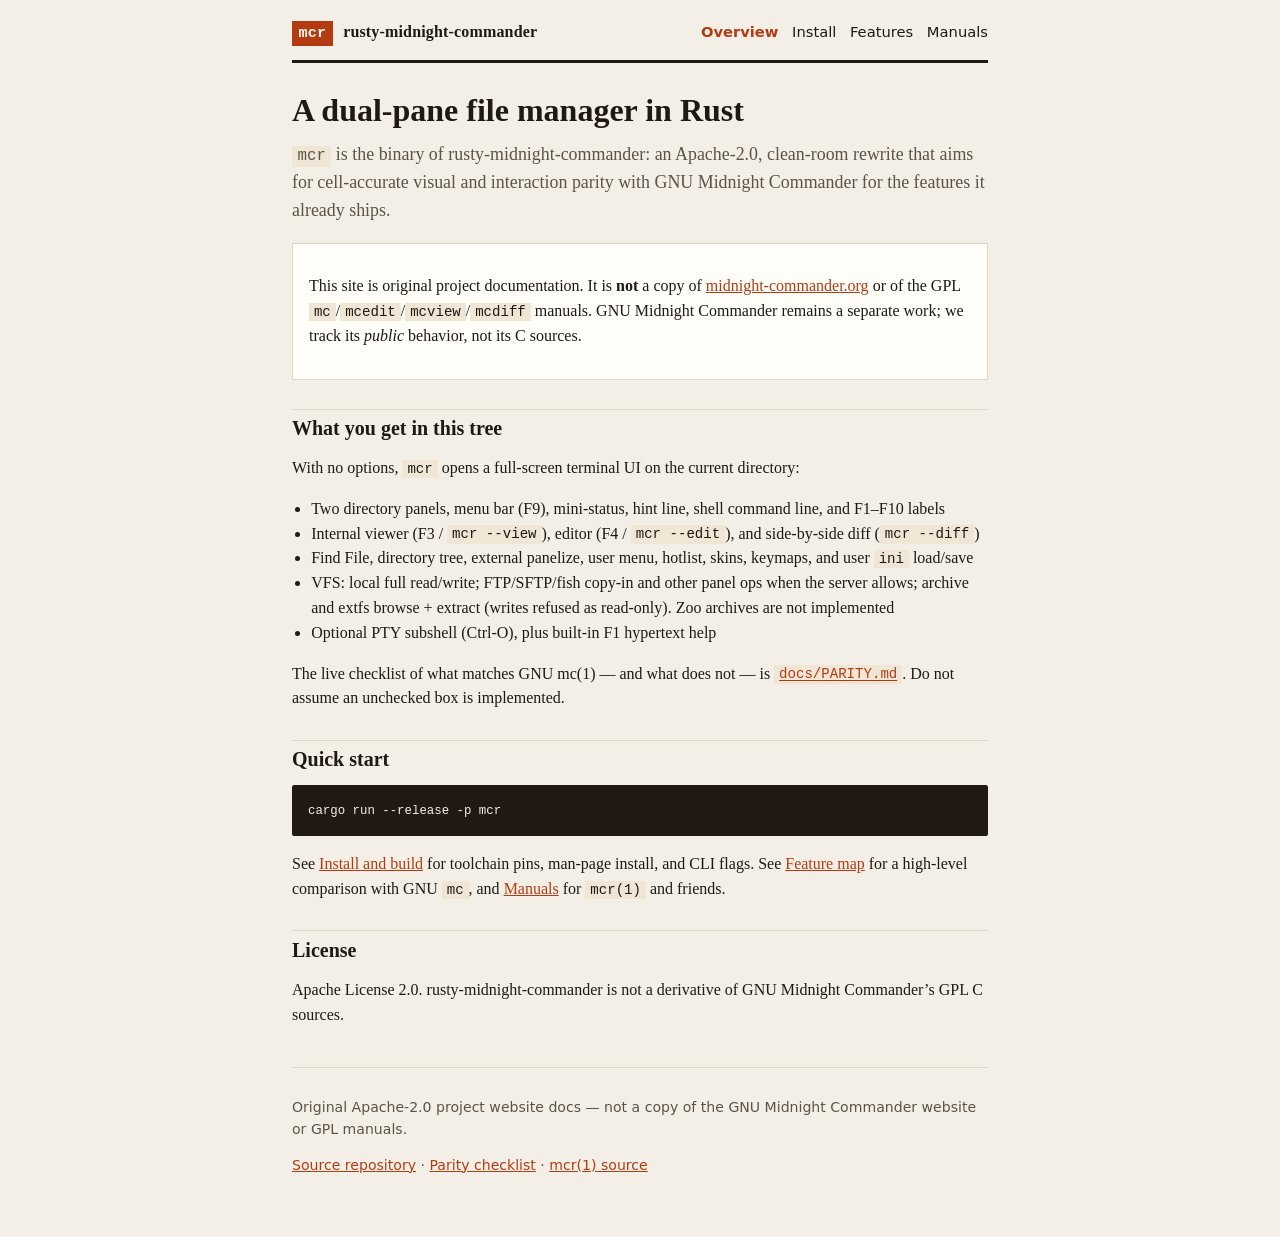
<file: docs/index.html>
<!DOCTYPE html>
<html lang="en">
<head>
  <meta charset="utf-8">
  <meta name="viewport" content="width=device-width, initial-scale=1">
  <meta http-equiv="refresh" content="0; url=website/">
  <link rel="canonical" href="website/">
  <title>mcr — rusty-midnight-commander</title>
</head>
<body>
  <p>Project website: <a href="website/">docs/website/</a></p>
</body>
</html>
</file>
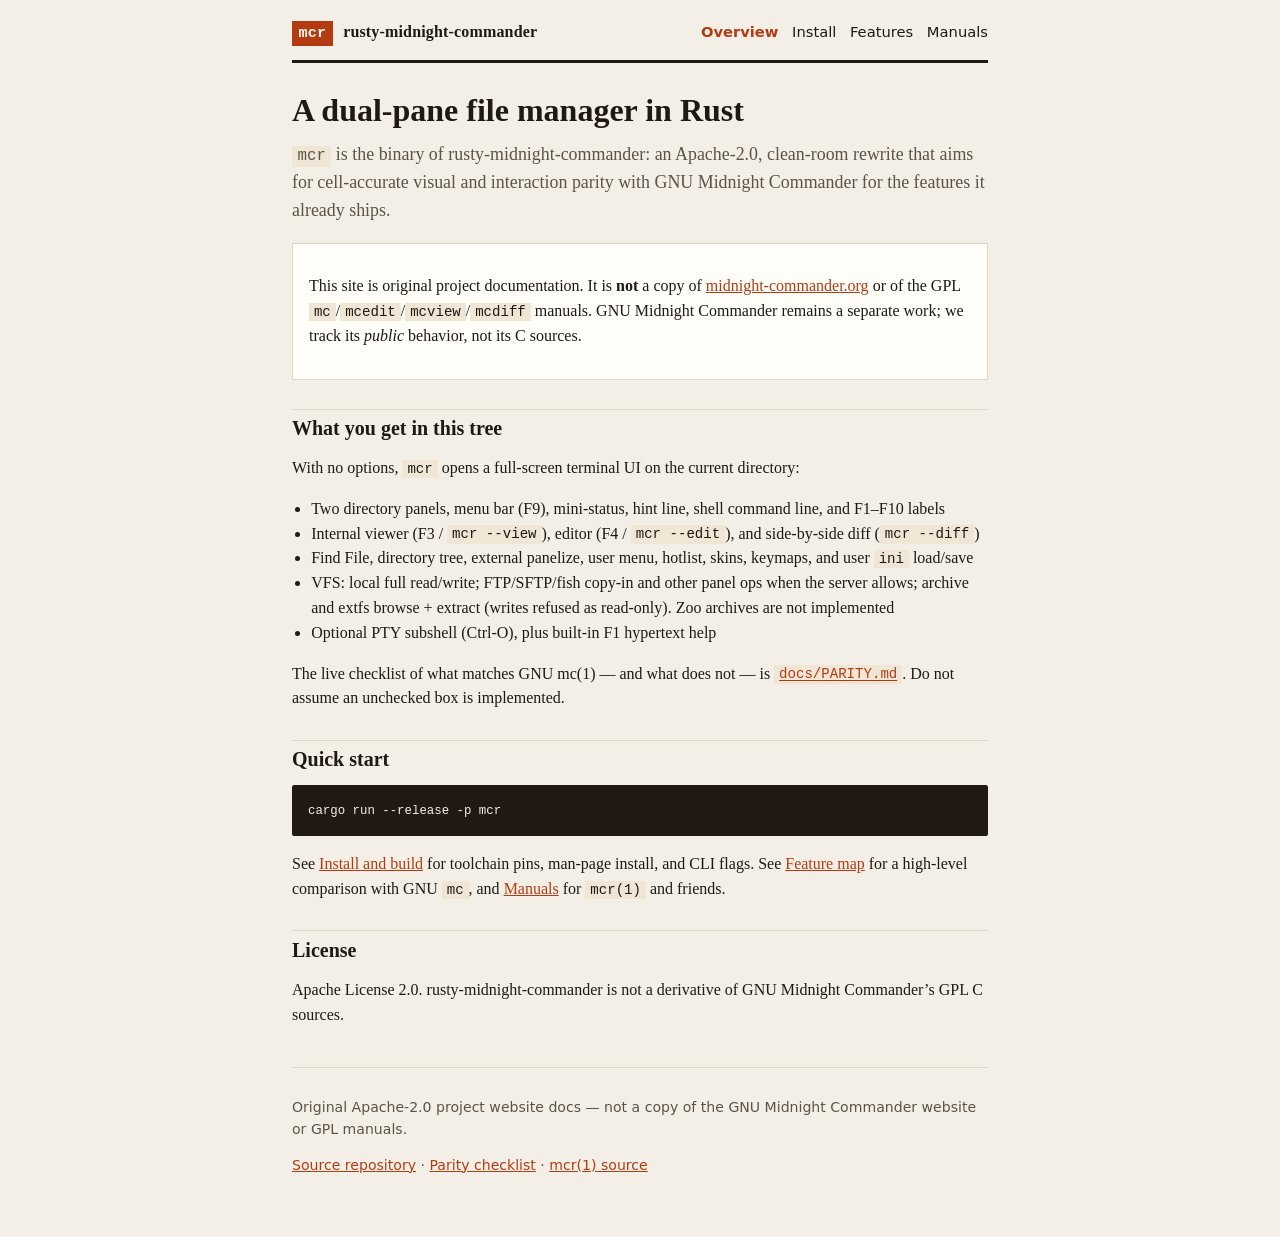
<file: docs/website/index.html>
<!DOCTYPE html>
<html lang="en">
<head>
  <meta charset="utf-8">
  <meta name="viewport" content="width=device-width, initial-scale=1">
  <title>mcr — rusty-midnight-commander</title>
  <meta name="description" content="Apache-2.0 clean-room Rust dual-pane terminal file manager tracking GNU Midnight Commander user-visible behavior.">
  <link rel="stylesheet" href="style.css">
</head>
<body>
  <a class="skip" href="#main">Skip to content</a>
  <div class="wrap">
    <header>
      <a class="brand" href="index.html"><span class="mark">mcr</span> rusty-midnight-commander</a>
      <nav>
        <a href="index.html" aria-current="page">Overview</a>
        <a href="install.html">Install</a>
        <a href="features.html">Features</a>
        <a href="man.html">Manuals</a>
      </nav>
    </header>
    <main id="main">
      <h1>A dual-pane file manager in Rust</h1>
      <p class="lede"><code>mcr</code> is the binary of rusty-midnight-commander: an Apache-2.0, clean-room rewrite that aims for cell-accurate visual and interaction parity with GNU Midnight Commander for the features it already ships.</p>

      <div class="card">
        <p>This site is original project documentation. It is <strong>not</strong> a copy of <a href="https://midnight-commander.org/">midnight-commander.org</a> or of the GPL <code>mc</code>/<code>mcedit</code>/<code>mcview</code>/<code>mcdiff</code> manuals. GNU Midnight Commander remains a separate work; we track its <em>public</em> behavior, not its C sources.</p>
      </div>

      <h2>What you get in this tree</h2>
      <p>With no options, <code>mcr</code> opens a full-screen terminal UI on the current directory:</p>
      <ul class="plain">
        <li>Two directory panels, menu bar (F9), mini-status, hint line, shell command line, and F1–F10 labels</li>
        <li>Internal viewer (F3 / <code>mcr --view</code>), editor (F4 / <code>mcr --edit</code>), and side-by-side diff (<code>mcr --diff</code>)</li>
        <li>Find File, directory tree, external panelize, user menu, hotlist, skins, keymaps, and user <code>ini</code> load/save</li>
        <li>VFS: local full read/write; FTP/SFTP/fish copy-in and other panel ops when the server allows; archive and extfs browse + extract (writes refused as read-only). Zoo archives are not implemented</li>
        <li>Optional PTY subshell (Ctrl-O), plus built-in F1 hypertext help</li>
      </ul>
      <p>The live checklist of what matches GNU mc(1) — and what does not — is <a href="../PARITY.md"><code>docs/PARITY.md</code></a>. Do not assume an unchecked box is implemented.</p>

      <h2>Quick start</h2>
<pre><code>cargo run --release -p mcr</code></pre>
      <p>See <a href="install.html">Install and build</a> for toolchain pins, man-page install, and CLI flags. See <a href="features.html">Feature map</a> for a high-level comparison with GNU <code>mc</code>, and <a href="man.html">Manuals</a> for <code>mcr(1)</code> and friends.</p>

      <h2>License</h2>
      <p>Apache License 2.0. rusty-midnight-commander is not a derivative of GNU Midnight Commander’s GPL C sources.</p>
    </main>
    <footer>
      <p>Original Apache-2.0 project website docs — not a copy of the GNU Midnight Commander website or GPL manuals.</p>
      <p><a href="https://github.com/vburenin/rusty-midnight-commander">Source repository</a> · <a href="../PARITY.md">Parity checklist</a> · <a href="../man/mcr.1">mcr(1) source</a></p>
    </footer>
  </div>
</body>
</html>
</file>
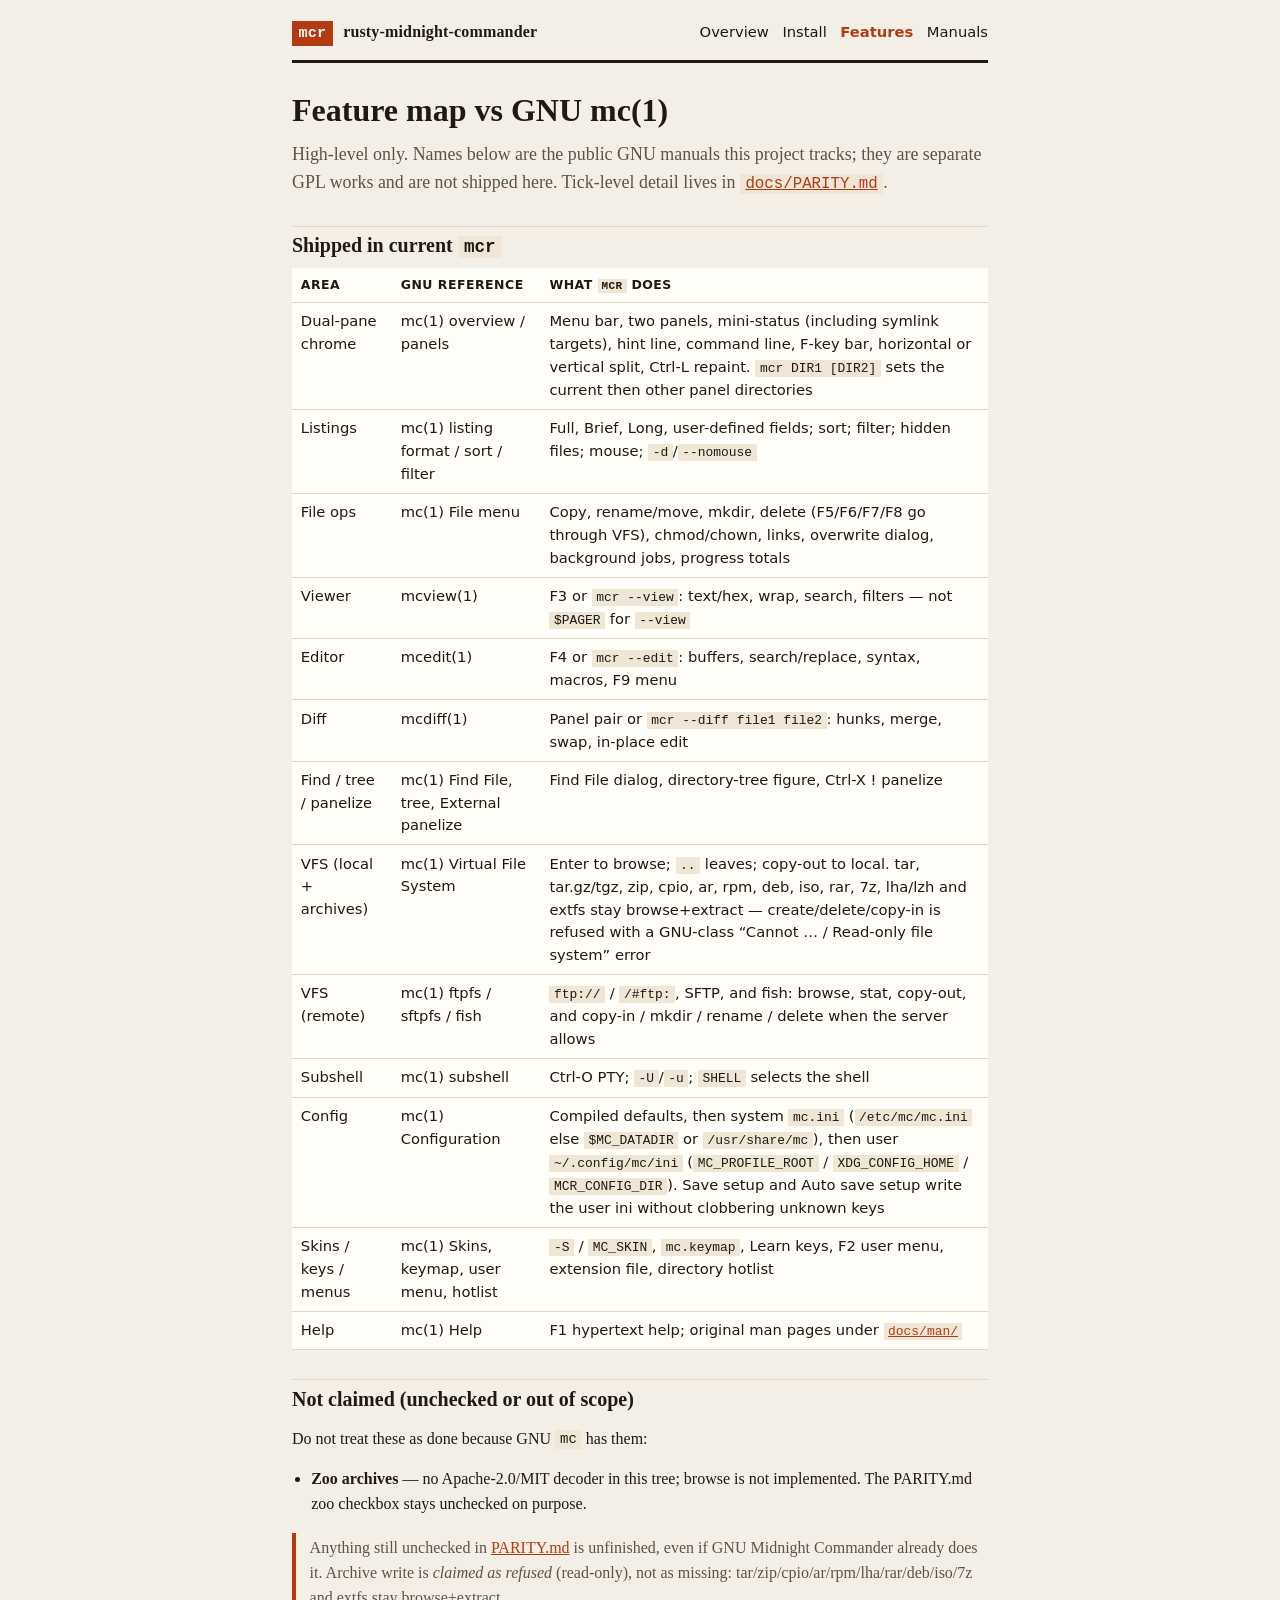
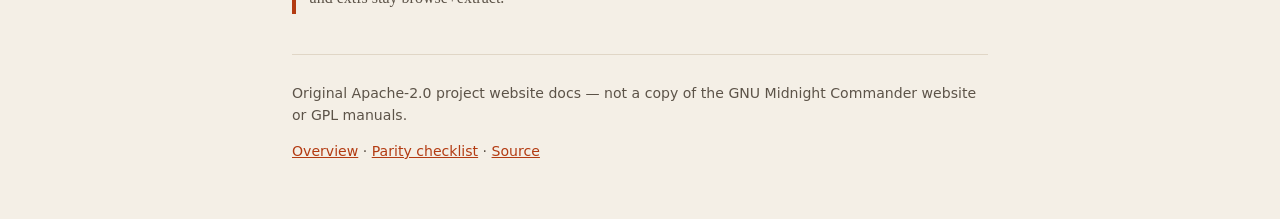
<file: docs/website/features.html>
<!DOCTYPE html>
<html lang="en">
<head>
  <meta charset="utf-8">
  <meta name="viewport" content="width=device-width, initial-scale=1">
  <title>Feature map vs mc(1) — mcr</title>
  <meta name="description" content="High-level map of rusty-midnight-commander features versus GNU Midnight Commander, limited to what mcr currently ships.">
  <link rel="stylesheet" href="style.css">
</head>
<body>
  <a class="skip" href="#main">Skip to content</a>
  <div class="wrap">
    <header>
      <a class="brand" href="index.html"><span class="mark">mcr</span> rusty-midnight-commander</a>
      <nav>
        <a href="index.html">Overview</a>
        <a href="install.html">Install</a>
        <a href="features.html" aria-current="page">Features</a>
        <a href="man.html">Manuals</a>
      </nav>
    </header>
    <main id="main">
      <h1>Feature map vs GNU mc(1)</h1>
      <p class="lede">High-level only. Names below are the public GNU manuals this project tracks; they are separate GPL works and are not shipped here. Tick-level detail lives in <a href="../PARITY.md"><code>docs/PARITY.md</code></a>.</p>

      <h2>Shipped in current <code>mcr</code></h2>
      <table>
        <thead>
          <tr><th>Area</th><th>GNU reference</th><th>What <code>mcr</code> does</th></tr>
        </thead>
        <tbody>
          <tr>
            <td>Dual-pane chrome</td>
            <td>mc(1) overview / panels</td>
            <td>Menu bar, two panels, mini-status (including symlink targets), hint line, command line, F-key bar, horizontal or vertical split, Ctrl-L repaint. <code>mcr DIR1 [DIR2]</code> sets the current then other panel directories</td>
          </tr>
          <tr>
            <td>Listings</td>
            <td>mc(1) listing format / sort / filter</td>
            <td>Full, Brief, Long, user-defined fields; sort; filter; hidden files; mouse; <code>-d</code>/<code>--nomouse</code></td>
          </tr>
          <tr>
            <td>File ops</td>
            <td>mc(1) File menu</td>
            <td>Copy, rename/move, mkdir, delete (F5/F6/F7/F8 go through VFS), chmod/chown, links, overwrite dialog, background jobs, progress totals</td>
          </tr>
          <tr>
            <td>Viewer</td>
            <td>mcview(1)</td>
            <td>F3 or <code>mcr --view</code>: text/hex, wrap, search, filters — not <code>$PAGER</code> for <code>--view</code></td>
          </tr>
          <tr>
            <td>Editor</td>
            <td>mcedit(1)</td>
            <td>F4 or <code>mcr --edit</code>: buffers, search/replace, syntax, macros, F9 menu</td>
          </tr>
          <tr>
            <td>Diff</td>
            <td>mcdiff(1)</td>
            <td>Panel pair or <code>mcr --diff file1 file2</code>: hunks, merge, swap, in-place edit</td>
          </tr>
          <tr>
            <td>Find / tree / panelize</td>
            <td>mc(1) Find File, tree, External panelize</td>
            <td>Find File dialog, directory-tree figure, Ctrl-X ! panelize</td>
          </tr>
          <tr>
            <td>VFS (local + archives)</td>
            <td>mc(1) Virtual File System</td>
            <td>Enter to browse; <code>..</code> leaves; copy-out to local. tar, tar.gz/tgz, zip, cpio, ar, rpm, deb, iso, rar, 7z, lha/lzh and extfs stay browse+extract — create/delete/copy-in is refused with a GNU-class “Cannot … / Read-only file system” error</td>
          </tr>
          <tr>
            <td>VFS (remote)</td>
            <td>mc(1) ftpfs / sftpfs / fish</td>
            <td><code>ftp://</code> / <code>/#ftp:</code>, SFTP, and fish: browse, stat, copy-out, and copy-in / mkdir / rename / delete when the server allows</td>
          </tr>
          <tr>
            <td>Subshell</td>
            <td>mc(1) subshell</td>
            <td>Ctrl-O PTY; <code>-U</code>/<code>-u</code>; <code>SHELL</code> selects the shell</td>
          </tr>
          <tr>
            <td>Config</td>
            <td>mc(1) Configuration</td>
            <td>Compiled defaults, then system <code>mc.ini</code> (<code>/etc/mc/mc.ini</code> else <code>$MC_DATADIR</code> or <code>/usr/share/mc</code>), then user <code>~/.config/mc/ini</code> (<code>MC_PROFILE_ROOT</code> / <code>XDG_CONFIG_HOME</code> / <code>MCR_CONFIG_DIR</code>). Save setup and Auto save setup write the user ini without clobbering unknown keys</td>
          </tr>
          <tr>
            <td>Skins / keys / menus</td>
            <td>mc(1) Skins, keymap, user menu, hotlist</td>
            <td><code>-S</code> / <code>MC_SKIN</code>, <code>mc.keymap</code>, Learn keys, F2 user menu, extension file, directory hotlist</td>
          </tr>
          <tr>
            <td>Help</td>
            <td>mc(1) Help</td>
            <td>F1 hypertext help; original man pages under <a href="man.html"><code>docs/man/</code></a></td>
          </tr>
        </tbody>
      </table>

      <h2>Not claimed (unchecked or out of scope)</h2>
      <p>Do not treat these as done because GNU <code>mc</code> has them:</p>
      <ul class="plain">
        <li><strong>Zoo archives</strong> — no Apache-2.0/MIT decoder in this tree; browse is not implemented. The PARITY.md zoo checkbox stays unchecked on purpose.</li>
      </ul>
      <p class="note">Anything still unchecked in <a href="../PARITY.md">PARITY.md</a> is unfinished, even if GNU Midnight Commander already does it. Archive write is <em>claimed as refused</em> (read-only), not as missing: tar/zip/cpio/ar/rpm/lha/rar/deb/iso/7z and extfs stay browse+extract.</p>
    </main>
    <footer>
      <p>Original Apache-2.0 project website docs — not a copy of the GNU Midnight Commander website or GPL manuals.</p>
      <p><a href="index.html">Overview</a> · <a href="../PARITY.md">Parity checklist</a> · <a href="https://github.com/vburenin/rusty-midnight-commander">Source</a></p>
    </footer>
  </div>
</body>
</html>
</file>
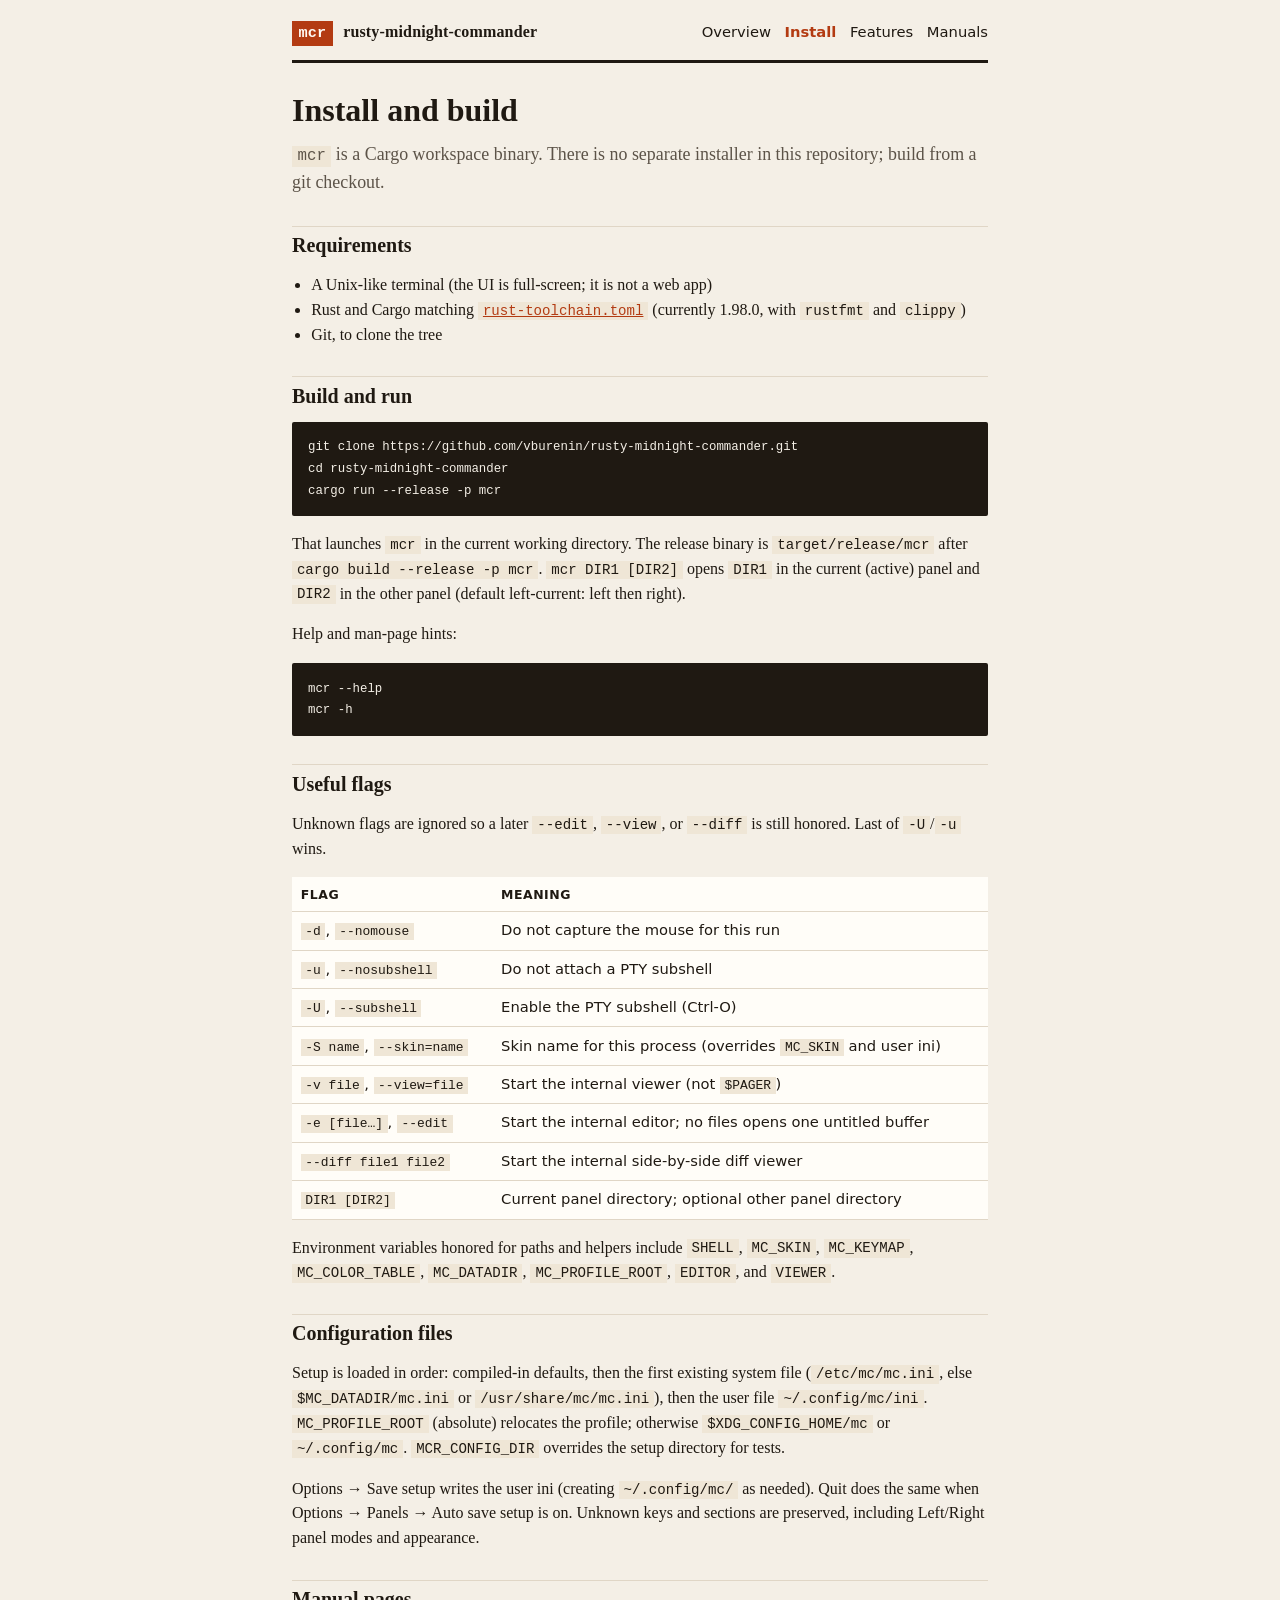
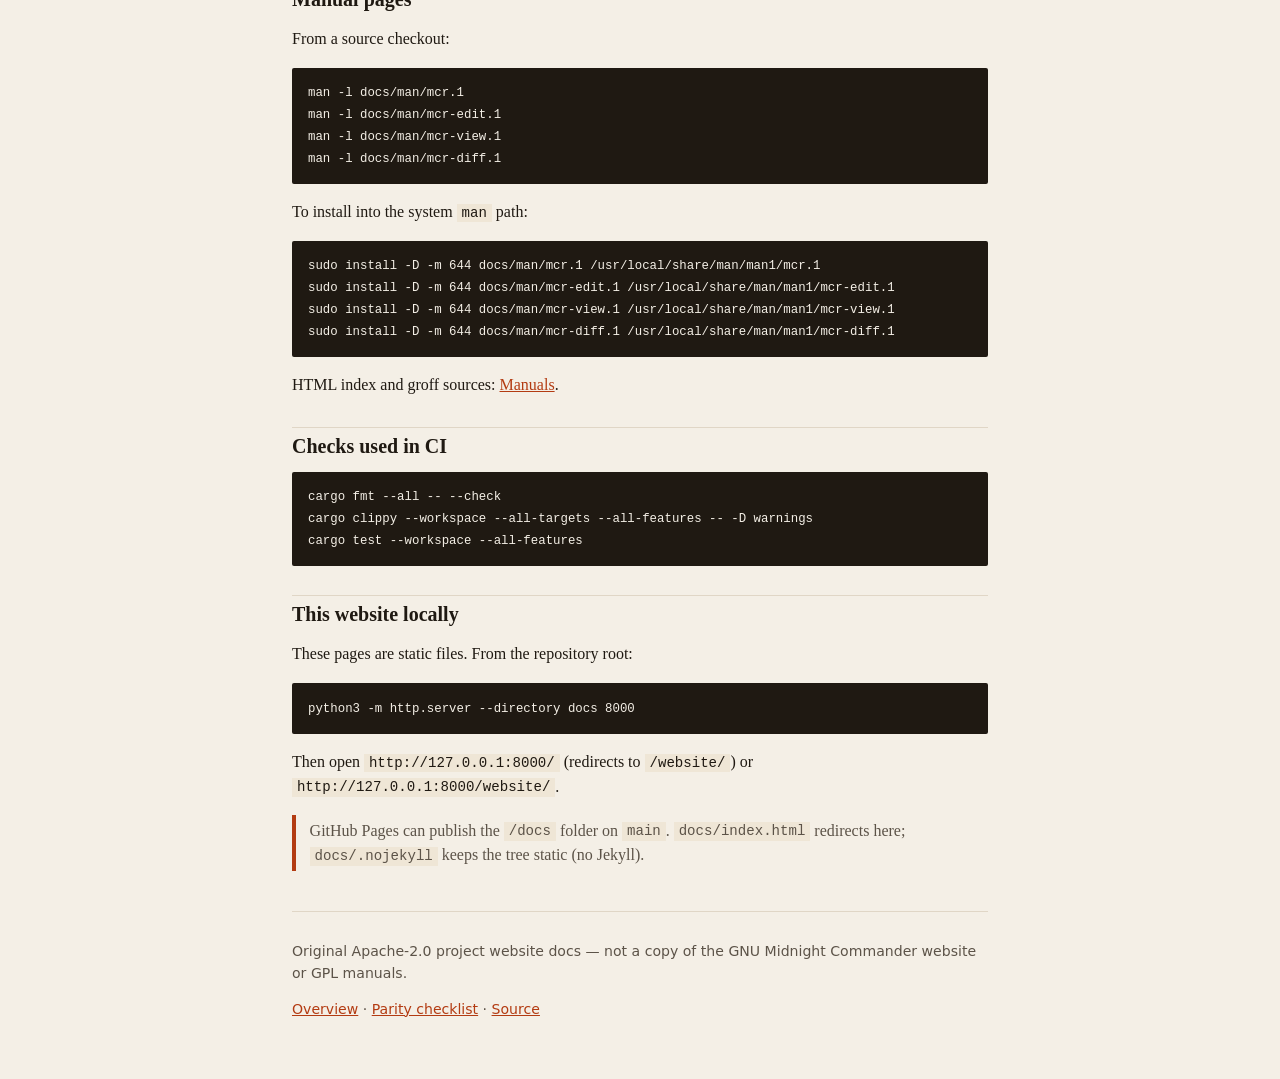
<file: docs/website/install.html>
<!DOCTYPE html>
<html lang="en">
<head>
  <meta charset="utf-8">
  <meta name="viewport" content="width=device-width, initial-scale=1">
  <title>Install and build — mcr</title>
  <meta name="description" content="Build rusty-midnight-commander (mcr) from source and read the shipped manuals.">
  <link rel="stylesheet" href="style.css">
</head>
<body>
  <a class="skip" href="#main">Skip to content</a>
  <div class="wrap">
    <header>
      <a class="brand" href="index.html"><span class="mark">mcr</span> rusty-midnight-commander</a>
      <nav>
        <a href="index.html">Overview</a>
        <a href="install.html" aria-current="page">Install</a>
        <a href="features.html">Features</a>
        <a href="man.html">Manuals</a>
      </nav>
    </header>
    <main id="main">
      <h1>Install and build</h1>
      <p class="lede"><code>mcr</code> is a Cargo workspace binary. There is no separate installer in this repository; build from a git checkout.</p>

      <h2>Requirements</h2>
      <ul class="plain">
        <li>A Unix-like terminal (the UI is full-screen; it is not a web app)</li>
        <li>Rust and Cargo matching <a href="../../rust-toolchain.toml"><code>rust-toolchain.toml</code></a> (currently 1.98.0, with <code>rustfmt</code> and <code>clippy</code>)</li>
        <li>Git, to clone the tree</li>
      </ul>

      <h2>Build and run</h2>
<pre><code>git clone https://github.com/vburenin/rusty-midnight-commander.git
cd rusty-midnight-commander
cargo run --release -p mcr</code></pre>
      <p>That launches <code>mcr</code> in the current working directory. The release binary is <code>target/release/mcr</code> after <code>cargo build --release -p mcr</code>. <code>mcr DIR1 [DIR2]</code> opens <code>DIR1</code> in the current (active) panel and <code>DIR2</code> in the other panel (default left-current: left then right).</p>
      <p>Help and man-page hints:</p>
<pre><code>mcr --help
mcr -h</code></pre>

      <h2>Useful flags</h2>
      <p>Unknown flags are ignored so a later <code>--edit</code>, <code>--view</code>, or <code>--diff</code> is still honored. Last of <code>-U</code>/<code>-u</code> wins.</p>
      <table>
        <thead>
          <tr><th>Flag</th><th>Meaning</th></tr>
        </thead>
        <tbody>
          <tr><td><code>-d</code>, <code>--nomouse</code></td><td>Do not capture the mouse for this run</td></tr>
          <tr><td><code>-u</code>, <code>--nosubshell</code></td><td>Do not attach a PTY subshell</td></tr>
          <tr><td><code>-U</code>, <code>--subshell</code></td><td>Enable the PTY subshell (Ctrl-O)</td></tr>
          <tr><td><code>-S name</code>, <code>--skin=name</code></td><td>Skin name for this process (overrides <code>MC_SKIN</code> and user ini)</td></tr>
          <tr><td><code>-v file</code>, <code>--view=file</code></td><td>Start the internal viewer (not <code>$PAGER</code>)</td></tr>
          <tr><td><code>-e [file…]</code>, <code>--edit</code></td><td>Start the internal editor; no files opens one untitled buffer</td></tr>
          <tr><td><code>--diff file1 file2</code></td><td>Start the internal side-by-side diff viewer</td></tr>
          <tr><td><code>DIR1 [DIR2]</code></td><td>Current panel directory; optional other panel directory</td></tr>
        </tbody>
      </table>
      <p>Environment variables honored for paths and helpers include <code>SHELL</code>, <code>MC_SKIN</code>, <code>MC_KEYMAP</code>, <code>MC_COLOR_TABLE</code>, <code>MC_DATADIR</code>, <code>MC_PROFILE_ROOT</code>, <code>EDITOR</code>, and <code>VIEWER</code>.</p>

      <h2>Configuration files</h2>
      <p>Setup is loaded in order: compiled-in defaults, then the first existing system file (<code>/etc/mc/mc.ini</code>, else <code>$MC_DATADIR/mc.ini</code> or <code>/usr/share/mc/mc.ini</code>), then the user file <code>~/.config/mc/ini</code>. <code>MC_PROFILE_ROOT</code> (absolute) relocates the profile; otherwise <code>$XDG_CONFIG_HOME/mc</code> or <code>~/.config/mc</code>. <code>MCR_CONFIG_DIR</code> overrides the setup directory for tests.</p>
      <p>Options → Save setup writes the user ini (creating <code>~/.config/mc/</code> as needed). Quit does the same when Options → Panels → Auto save setup is on. Unknown keys and sections are preserved, including Left/Right panel modes and appearance.</p>

      <h2>Manual pages</h2>
      <p>From a source checkout:</p>
<pre><code>man -l docs/man/mcr.1
man -l docs/man/mcr-edit.1
man -l docs/man/mcr-view.1
man -l docs/man/mcr-diff.1</code></pre>
      <p>To install into the system <code>man</code> path:</p>
<pre><code>sudo install -D -m 644 docs/man/mcr.1 /usr/local/share/man/man1/mcr.1
sudo install -D -m 644 docs/man/mcr-edit.1 /usr/local/share/man/man1/mcr-edit.1
sudo install -D -m 644 docs/man/mcr-view.1 /usr/local/share/man/man1/mcr-view.1
sudo install -D -m 644 docs/man/mcr-diff.1 /usr/local/share/man/man1/mcr-diff.1</code></pre>
      <p>HTML index and groff sources: <a href="man.html">Manuals</a>.</p>

      <h2>Checks used in CI</h2>
<pre><code>cargo fmt --all -- --check
cargo clippy --workspace --all-targets --all-features -- -D warnings
cargo test --workspace --all-features</code></pre>

      <h2>This website locally</h2>
      <p>These pages are static files. From the repository root:</p>
<pre><code>python3 -m http.server --directory docs 8000</code></pre>
      <p>Then open <code>http://127.0.0.1:8000/</code> (redirects to <code>/website/</code>) or <code>http://127.0.0.1:8000/website/</code>.</p>
      <p class="note">GitHub Pages can publish the <code>/docs</code> folder on <code>main</code>. <code>docs/index.html</code> redirects here; <code>docs/.nojekyll</code> keeps the tree static (no Jekyll).</p>
    </main>
    <footer>
      <p>Original Apache-2.0 project website docs — not a copy of the GNU Midnight Commander website or GPL manuals.</p>
      <p><a href="index.html">Overview</a> · <a href="../PARITY.md">Parity checklist</a> · <a href="https://github.com/vburenin/rusty-midnight-commander">Source</a></p>
    </footer>
  </div>
</body>
</html>
</file>
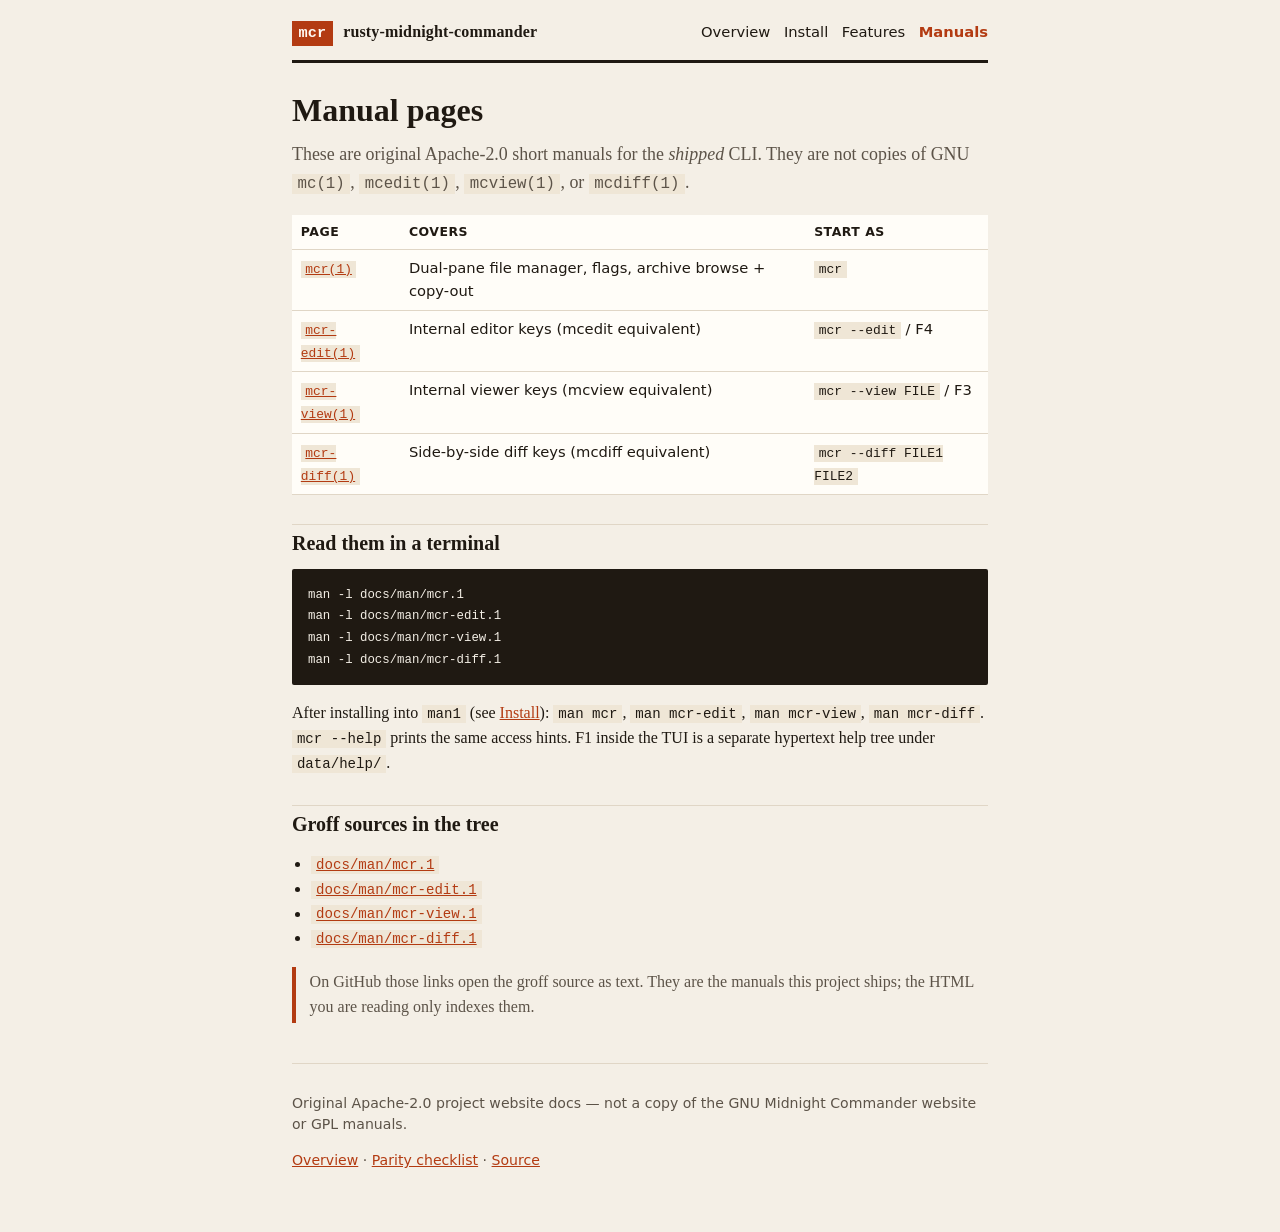
<file: docs/website/man.html>
<!DOCTYPE html>
<html lang="en">
<head>
  <meta charset="utf-8">
  <meta name="viewport" content="width=device-width, initial-scale=1">
  <title>Manual pages — mcr</title>
  <meta name="description" content="Original Apache-2.0 mcr, mcr-edit, mcr-view, and mcr-diff manuals.">
  <link rel="stylesheet" href="style.css">
</head>
<body>
  <a class="skip" href="#main">Skip to content</a>
  <div class="wrap">
    <header>
      <a class="brand" href="index.html"><span class="mark">mcr</span> rusty-midnight-commander</a>
      <nav>
        <a href="index.html">Overview</a>
        <a href="install.html">Install</a>
        <a href="features.html">Features</a>
        <a href="man.html" aria-current="page">Manuals</a>
      </nav>
    </header>
    <main id="main">
      <h1>Manual pages</h1>
      <p class="lede">These are original Apache-2.0 short manuals for the <em>shipped</em> CLI. They are not copies of GNU <code>mc(1)</code>, <code>mcedit(1)</code>, <code>mcview(1)</code>, or <code>mcdiff(1)</code>.</p>

      <table>
        <thead>
          <tr><th>Page</th><th>Covers</th><th>Start as</th></tr>
        </thead>
        <tbody>
          <tr>
            <td><a href="../man/mcr.1"><code>mcr(1)</code></a></td>
            <td>Dual-pane file manager, flags, archive browse + copy-out</td>
            <td><code>mcr</code></td>
          </tr>
          <tr>
            <td><a href="../man/mcr-edit.1"><code>mcr-edit(1)</code></a></td>
            <td>Internal editor keys (mcedit equivalent)</td>
            <td><code>mcr --edit</code> / F4</td>
          </tr>
          <tr>
            <td><a href="../man/mcr-view.1"><code>mcr-view(1)</code></a></td>
            <td>Internal viewer keys (mcview equivalent)</td>
            <td><code>mcr --view FILE</code> / F3</td>
          </tr>
          <tr>
            <td><a href="../man/mcr-diff.1"><code>mcr-diff(1)</code></a></td>
            <td>Side-by-side diff keys (mcdiff equivalent)</td>
            <td><code>mcr --diff FILE1 FILE2</code></td>
          </tr>
        </tbody>
      </table>

      <h2>Read them in a terminal</h2>
<pre><code>man -l docs/man/mcr.1
man -l docs/man/mcr-edit.1
man -l docs/man/mcr-view.1
man -l docs/man/mcr-diff.1</code></pre>
      <p>After installing into <code>man1</code> (see <a href="install.html">Install</a>): <code>man mcr</code>, <code>man mcr-edit</code>, <code>man mcr-view</code>, <code>man mcr-diff</code>. <code>mcr --help</code> prints the same access hints. F1 inside the TUI is a separate hypertext help tree under <code>data/help/</code>.</p>

      <h2>Groff sources in the tree</h2>
      <ul class="plain">
        <li><a href="../man/mcr.1"><code>docs/man/mcr.1</code></a></li>
        <li><a href="../man/mcr-edit.1"><code>docs/man/mcr-edit.1</code></a></li>
        <li><a href="../man/mcr-view.1"><code>docs/man/mcr-view.1</code></a></li>
        <li><a href="../man/mcr-diff.1"><code>docs/man/mcr-diff.1</code></a></li>
      </ul>
      <p class="note">On GitHub those links open the groff source as text. They are the manuals this project ships; the HTML you are reading only indexes them.</p>
    </main>
    <footer>
      <p>Original Apache-2.0 project website docs — not a copy of the GNU Midnight Commander website or GPL manuals.</p>
      <p><a href="index.html">Overview</a> · <a href="../PARITY.md">Parity checklist</a> · <a href="https://github.com/vburenin/rusty-midnight-commander">Source</a></p>
    </footer>
  </div>
</body>
</html>
</file>
<file: docs/website/style.css>
/* Original Apache-2.0 project docs. Not derived from the GNU mc website. */
:root {
  --bg: #f4efe6;
  --ink: #1f1912;
  --muted: #5c5348;
  --accent: #b33b12;
  --accent-ink: #fffaf4;
  --card: #fffdf8;
  --line: #e0d6c6;
  --code-bg: #efe6d6;
  font-family: "Iowan Old Style", "Palatino Linotype", Palatino, "Times New Roman", serif;
}

* { box-sizing: border-box; }

html, body {
  margin: 0;
  background: var(--bg);
  color: var(--ink);
  line-height: 1.55;
}

a { color: var(--accent); }
a:hover { text-decoration-thickness: 2px; }

.skip {
  position: absolute;
  left: -999px;
  top: 0;
}
.skip:focus {
  left: 1rem;
  top: 1rem;
  background: var(--card);
  padding: 0.4rem 0.7rem;
  z-index: 2;
}

.wrap {
  max-width: 46rem;
  margin: 0 auto;
  padding: 1.25rem 1.25rem 3rem;
}

header {
  display: flex;
  flex-wrap: wrap;
  gap: 0.75rem 1.25rem;
  align-items: baseline;
  justify-content: space-between;
  border-bottom: 3px solid var(--ink);
  padding-bottom: 0.85rem;
  margin-bottom: 1.75rem;
}

.brand {
  color: var(--ink);
  text-decoration: none;
  font-weight: 700;
  letter-spacing: 0.01em;
}
.brand .mark {
  display: inline-block;
  background: var(--accent);
  color: var(--accent-ink);
  padding: 0.05rem 0.4rem;
  margin-right: 0.4rem;
  font-family: ui-monospace, "SFMono-Regular", Menlo, Consolas, monospace;
  font-size: 0.95rem;
}

nav {
  display: flex;
  flex-wrap: wrap;
  gap: 0.85rem;
  font-family: ui-sans-serif, system-ui, sans-serif;
  font-size: 0.92rem;
}
nav a { color: var(--ink); text-decoration: none; }
nav a:hover, nav a[aria-current="page"] { color: var(--accent); }
nav a[aria-current="page"] { font-weight: 700; }

h1, h2, h3 { line-height: 1.2; font-weight: 700; }
h1 { font-size: 2rem; margin: 0 0 0.75rem; }
h2 {
  font-size: 1.25rem;
  margin: 1.8rem 0 0.6rem;
  padding-top: 0.4rem;
  border-top: 1px solid var(--line);
}
h3 { font-size: 1.05rem; margin: 1.2rem 0 0.4rem; }

.lede { font-size: 1.12rem; color: var(--muted); margin-top: 0; }

.card {
  background: var(--card);
  border: 1px solid var(--line);
  padding: 0.9rem 1rem;
  margin: 1rem 0;
}

code, kbd, pre {
  font-family: ui-monospace, "SFMono-Regular", Menlo, Consolas, monospace;
  font-size: 0.88em;
}
code, kbd {
  background: var(--code-bg);
  padding: 0.08em 0.35em;
}
pre {
  background: var(--ink);
  color: #f4efe6;
  padding: 0.9rem 1rem;
  overflow-x: auto;
  border-radius: 2px;
}
pre code { background: none; padding: 0; color: inherit; }

table {
  width: 100%;
  border-collapse: collapse;
  font-family: ui-sans-serif, system-ui, sans-serif;
  font-size: 0.92rem;
  background: var(--card);
}
th, td {
  text-align: left;
  vertical-align: top;
  padding: 0.45rem 0.55rem;
  border-bottom: 1px solid var(--line);
}
th { font-size: 0.78rem; text-transform: uppercase; letter-spacing: 0.04em; }

ul.plain { padding-left: 1.2rem; }
.note {
  border-left: 4px solid var(--accent);
  padding: 0.2rem 0 0.2rem 0.85rem;
  color: var(--muted);
}

footer {
  margin-top: 2.5rem;
  padding-top: 0.9rem;
  border-top: 1px solid var(--line);
  color: var(--muted);
  font-size: 0.88rem;
  font-family: ui-sans-serif, system-ui, sans-serif;
}

@media (max-width: 640px) {
  h1 { font-size: 1.65rem; }
  header { flex-direction: column; }
}
</file>
